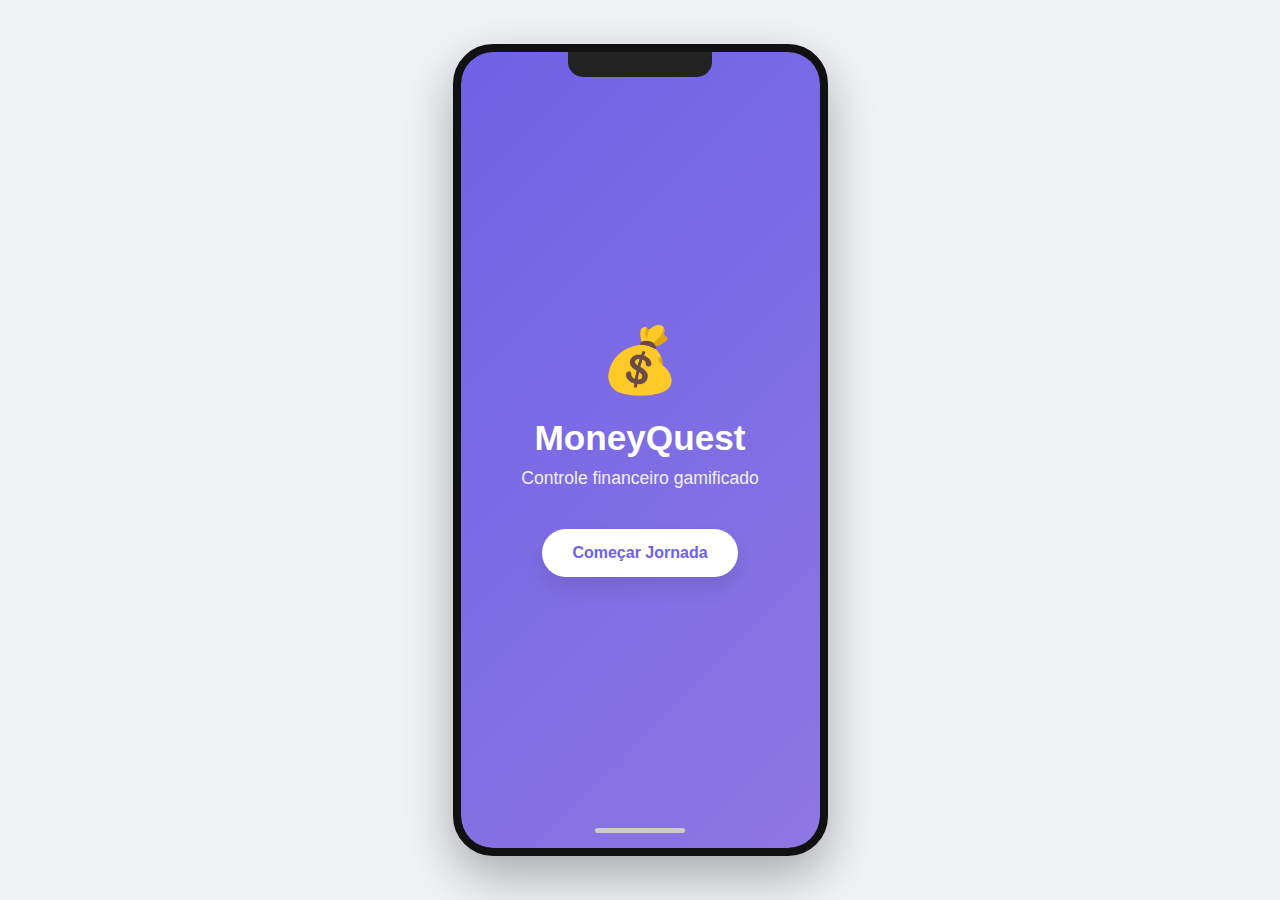
<file: index.html>
<!DOCTYPE html>
<html lang="pt-br">
<head>
    <meta charset="UTF-8">
    <meta name="viewport" content="width=device-width, initial-scale=1.0">
    <title>MoneyQuest</title>
    <link rel="stylesheet" href="style.css">
    <link rel="stylesheet" href="https://cdnjs.cloudflare.com/ajax/libs/animate.css/4.1.1/animate.min.css">
</head>
<body>
    <div class="phone">
        <div class="phone-notch"></div>
        <div class="phone-screen">
            <div class="splash-screen animate__animated animate__fadeIn">
                <div class="logo animate__animated animate__bounceIn">💰</div>
                <h1 class="app-name animate__animated animate__fadeInUp">MoneyQuest</h1>
                <p class="slogan animate__animated animate__fadeInUp animate__delay-1s">Controle financeiro gamificado</p>
                <button class="btn animate__animated animate__fadeInUp animate__delay-2s" id="start-btn">Começar Jornada</button>
            </div>
        </div>
        <div class="phone-bottom-bar"></div>
    </div>

    <script src="script.js"></script>
    <script>
        document.getElementById('start-btn').addEventListener('click', function() {
            this.classList.add('animate__pulse');
            setTimeout(() => {
                window.location.href = 'dashboard.html';
            }, 500);
        });
    </script>
</body>
</html>
</file>
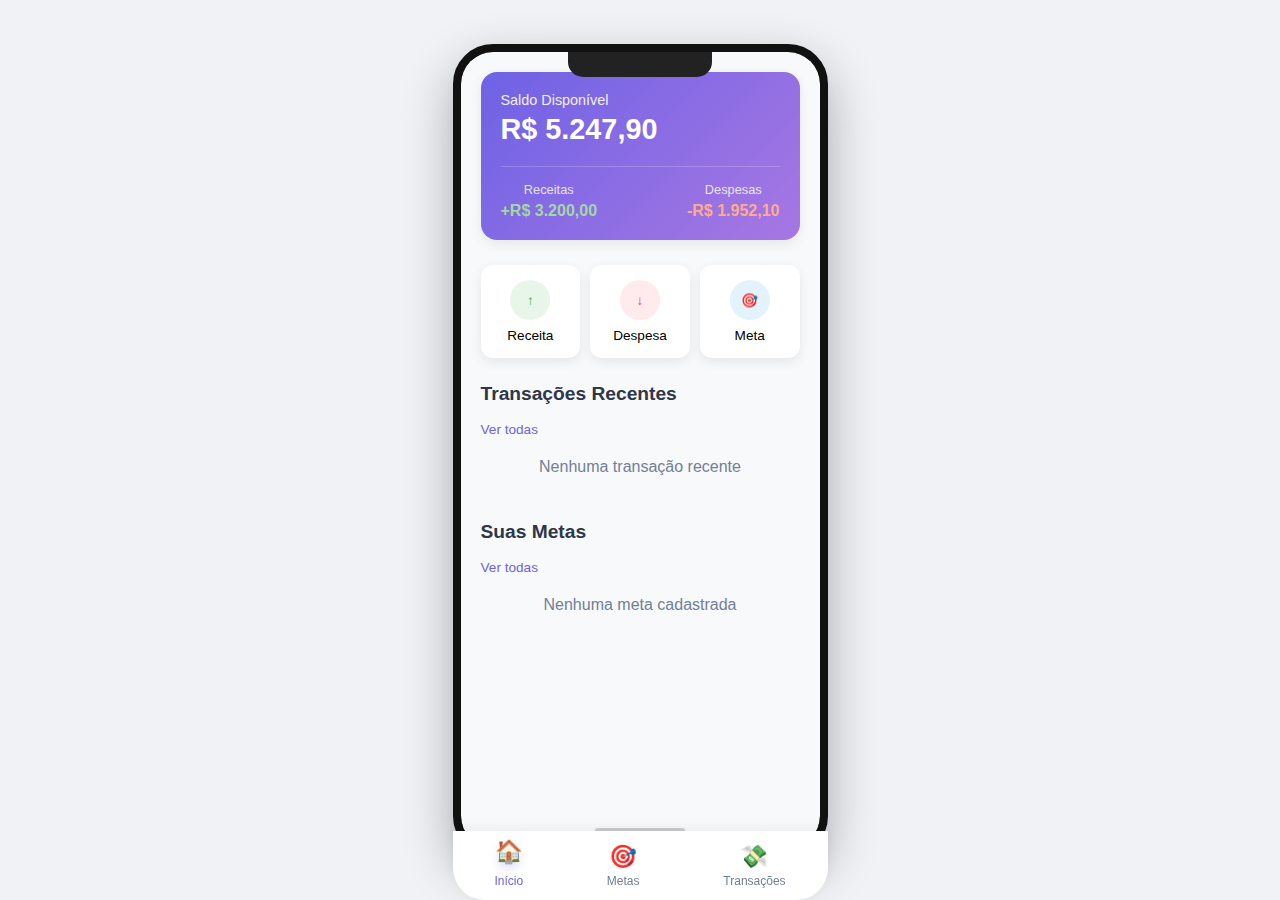
<file: dashboard.html>
<!DOCTYPE html>
<html lang="pt-br">
<head>
    <meta charset="UTF-8">
    <meta name="viewport" content="width=device-width, initial-scale=1.0">
    <title>Dashboard - MoneyQuest</title>
    <link rel="stylesheet" href="style.css">
    <link rel="stylesheet" href="https://cdnjs.cloudflare.com/ajax/libs/animate.css/4.1.1/animate.min.css">
</head>
<body>
    <div class="phone">
        <div class="phone-notch"></div>
        <div class="phone-screen">
            <div class="app-container">
                
                
                <!-- Balance Card -->
                <div class="balance-card animate__animated animate__fadeIn">
                    <div class="balance-info">
                        <p>Saldo Disponível</p>
                        <h3>R$ <span id="current-balance">5.247,90</span></h3>
                    </div>
                    <div class="balance-stats">
                        <div class="stat">
                            <p>Receitas</p>
                            <span class="positive" id="total-income">+R$ 3.200,00</span>
                        </div>
                        <div class="stat">
                            <p>Despesas</p>
                            <span class="negative" id="total-expense">-R$ 1.952,10</span>
                        </div>
                    </div>
                </div>
                
                <!-- Quick Actions -->
                <div class="quick-actions animate__animated animate__fadeIn animate__delay-1s">
                    <button class="action-btn" id="add-income">
                        <span class="action-icon">↑</span>
                        <span>Receita</span>
                    </button>
                    <button class="action-btn" id="add-expense">
                        <span class="action-icon">↓</span>
                        <span>Despesa</span>
                    </button>
                    <button class="action-btn" id="add-goal">
                        <span class="action-icon">🎯</span>
                        <span>Meta</span>
                    </button>
                </div>
                
                <!-- Recent Transactions -->
                <section class="section animate__animated animate__fadeIn animate__delay-2s">
                    <div class="section-header">
                        <h3>Transações Recentes</h3>
                        <a href="transactions.html" class="see-all">Ver todas</a>
                    </div>
                    
                    <div class="transactions-list" id="recent-transactions">
                        <!-- Preenchido via JavaScript -->
                    </div>
                </section>
                
                <!-- Goals Progress -->
                <section class="section animate__animated animate__fadeIn animate__delay-3s">
                    <div class="section-header">
                        <h3>Suas Metas</h3>
                        <a href="goals.html" class="see-all">Ver todas</a>
                    </div>
                    
                    <div class="goals-carousel" id="goals-carousel">
                        <!-- Preenchido via JavaScript -->
                    </div>
                </section>
            </div>
            
            <!-- Bottom Navigation -->
            <nav class="bottom-nav">
                <a href="dashboard.html" class="nav-item active">
                    <span class="nav-icon">🏠</span>
                    <span class="nav-label">Início</span>
                </a>
                <a href="goals.html" class="nav-item">
                    <span class="nav-icon">🎯</span>
                    <span class="nav-label">Metas</span>
                </a>
                <a href="transactions.html" class="nav-item">
                    <span class="nav-icon">💸</span>
                    <span class="nav-label">Transações</span>
                </a>
              
            </nav>
        </div>
        <div class="phone-bottom-bar"></div>
    </div>

    <script src="script.js"></script>
    <script>
        // Inicializa os dados do dashboard
        document.addEventListener('DOMContentLoaded', function() {
            // Carrega transações recentes
            loadRecentTransactions();
            
            // Carrega metas
            loadGoals();
            
            // Configura botões de ação
            document.getElementById('add-income').addEventListener('click', function() {
                window.location.href = 'transactions.html?type=income';
            });
            
            document.getElementById('add-expense').addEventListener('click', function() {
                window.location.href = 'transactions.html?type=expense';
            });
            
            document.getElementById('add-goal').addEventListener('click', function() {
                window.location.href = 'goals.html?new=true';
            });
        });
        
        function loadRecentTransactions() {
            const transactions = JSON.parse(localStorage.getItem('transactions')) || [];
            const recentTransactions = transactions.slice(0, 3).reverse();
            const container = document.getElementById('recent-transactions');
            
            container.innerHTML = '';
            
            if (recentTransactions.length === 0) {
                container.innerHTML = '<p class="no-data">Nenhuma transação recente</p>';
                return;
            }
            
            recentTransactions.forEach(trans => {
                const item = document.createElement('div');
                item.className = `transaction-item ${trans.type}`;
                item.innerHTML = `
                    <div class="transaction-icon">${trans.type === 'income' ? '↑' : '↓'}</div>
                    <div class="transaction-details">
                        <h4>${trans.category}</h4>
                        <p>${formatDate(trans.date)}</p>
                    </div>
                    <div class="transaction-amount ${trans.type}">
                        ${trans.type === 'income' ? '+' : '-'} R$ ${trans.amount.toFixed(2)}
                    </div>
                `;
                container.appendChild(item);
            });
        }
        
        function loadGoals() {
            const goals = JSON.parse(localStorage.getItem('goals')) || [];
            const container = document.getElementById('goals-carousel');
            
            container.innerHTML = '';
            
            if (goals.length === 0) {
                container.innerHTML = '<p class="no-data">Nenhuma meta cadastrada</p>';
                return;
            }
            
            goals.slice(0, 2).forEach(goal => {
                const progress = (goal.current / goal.target) * 100;
                const card = document.createElement('div');
                card.className = 'goal-card';
                card.innerHTML = `
                    <div class="goal-icon">${goal.icon || '🎯'}</div>
                    <div class="goal-info">
                        <h4>${goal.name}</h4>
                        <div class="progress-container">
                            <div class="progress-bar">
                                <div class="progress" style="width: ${progress}%;"></div>
                            </div>
                            <span>${Math.round(progress)}%</span>
                        </div>
                        <p class="goal-amount">R$ ${goal.current.toFixed(2)}/R$ ${goal.target.toFixed(2)}</p>
                    </div>
                `;
                container.appendChild(card);
            });
        }
        
        function formatDate(dateString) {
            const date = new Date(dateString);
            return date.toLocaleDateString('pt-BR');
        }
    </script>
</body>
</html>
</file>
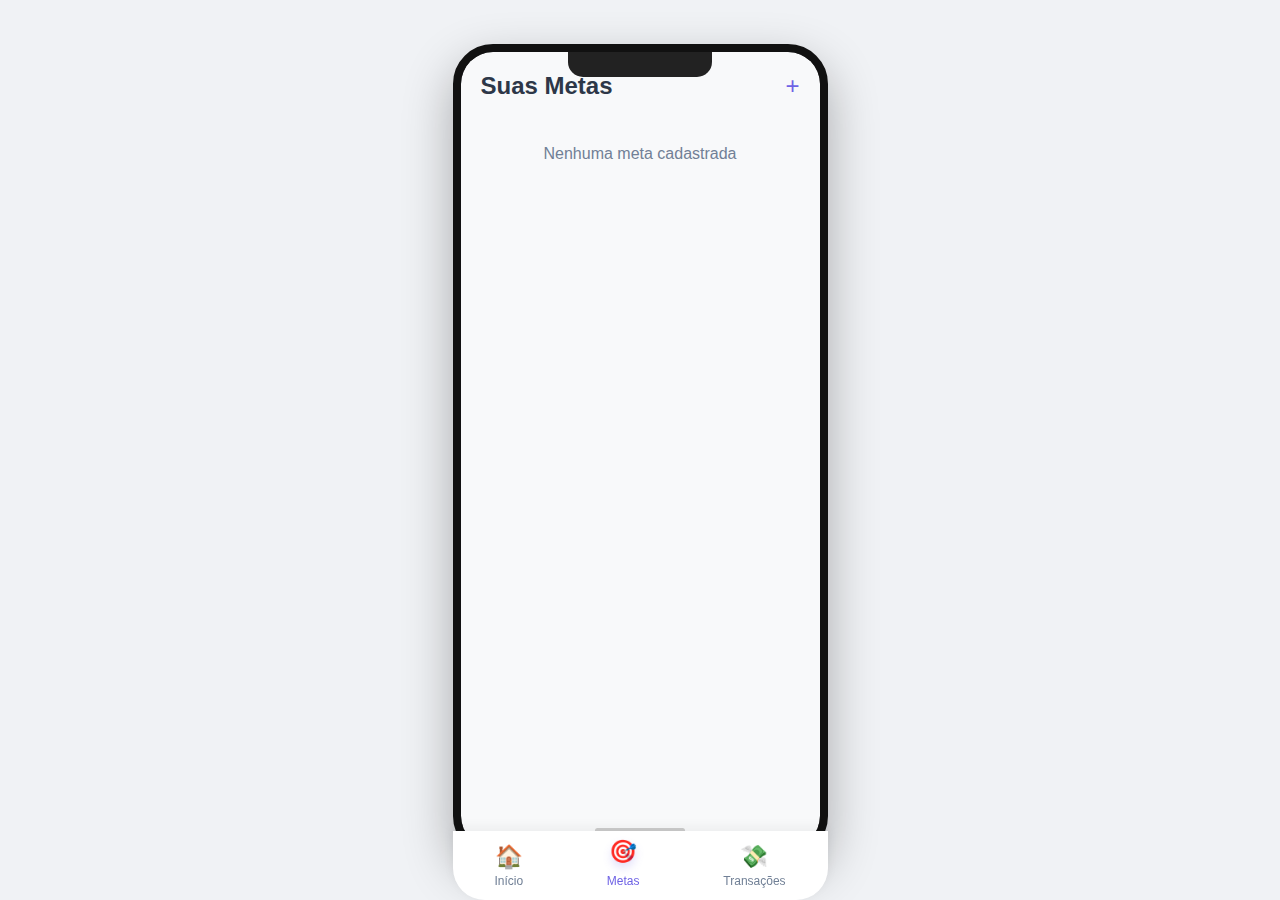
<file: goals.html>
<!DOCTYPE html>
<html lang="pt-br">
<head>
    <meta charset="UTF-8">
    <meta name="viewport" content="width=device-width, initial-scale=1.0">
    <title>Metas - MoneyQuest</title>
    <link rel="stylesheet" href="style.css">
    <link rel="stylesheet" href="https://cdnjs.cloudflare.com/ajax/libs/animate.css/4.1.1/animate.min.css">
</head>
<body>
    <div class="phone">
        <div class="phone-notch"></div>
        <div class="phone-screen">
            <div class="app-container">
                <!-- App Header -->
                <header class="app-header">
                    <h2>Suas Metas</h2>
                    <button class="add-btn" id="add-goal-btn">+</button>
                </header>
                
                <!-- Goals List -->
                <div class="goals-list" id="goals-list">
                    <!-- Preenchido via JavaScript -->
                </div>
            </div>
            
            <!-- Bottom Navigation -->
            <nav class="bottom-nav">
                <a href="dashboard.html" class="nav-item">
                    <span class="nav-icon">🏠</span>
                    <span class="nav-label">Início</span>
                </a>
                <a href="goals.html" class="nav-item active">
                    <span class="nav-icon">🎯</span>
                    <span class="nav-label">Metas</span>
                </a>
                <a href="transactions.html" class="nav-item">
                    <span class="nav-icon">💸</span>
                    <span class="nav-label">Transações</span>
                </a>
                
            </nav>
        </div>
        <div class="phone-bottom-bar"></div>
    </div>
    
    <!-- Goal Panel -->
    <div class="panel" id="goal-panel">
        <div class="panel-header">
            <button class="panel-close" id="close-goal-panel">×</button>
            <h3 id="goal-panel-title">Nova Meta</h3>
        </div>
        
        <form id="goal-form">
            <div class="form-group">
                <label for="goal-name">Nome da Meta</label>
                <input type="text" id="goal-name" required>
            </div>
            
            <div class="form-group">
                <label for="goal-icon">Ícone</label>
                <select id="goal-icon">
                    <option value="🏖️">🏖️ Viagem</option>
                    <option value="💻">💻 Eletrônico</option>
                    <option value="🚗">🚗 Carro</option>
                    <option value="🏠">🏠 Casa</option>
                    <option value="🎓">🎓 Educação</option>
                    <option value="💰">💰 Reserva</option>
                </select>
            </div>
            
            <div class="form-group">
                <label for="goal-target">Valor Alvo (R$)</label>
                <input type="number" id="goal-target" step="0.01" min="0.01" required>
            </div>
            
            <div class="form-group">
                <label for="goal-deadline">Data Limite</label>
                <input type="date" id="goal-deadline">
            </div>
            
            <button type="submit" class="btn-submit">Salvar Meta</button>
        </form>
    </div>

    <script src="script.js"></script>
    <script>
        // Inicializa a página de metas
        document.addEventListener('DOMContentLoaded', function() {
            // Carrega metas
            loadGoals();
            
            // Configura painel de nova meta
            setupGoalPanel();
            
            // Verifica se veio do botão de nova meta
            const urlParams = new URLSearchParams(window.location.search);
            if (urlParams.get('new') === 'true') {
                document.getElementById('goal-panel').classList.add('active');
            }
        });
        
        function loadGoals() {
            const goals = JSON.parse(localStorage.getItem('goals')) || [];
            const container = document.getElementById('goals-list');
            container.innerHTML = '';
            
            if (goals.length === 0) {
                container.innerHTML = '<p class="no-data">Nenhuma meta cadastrada</p>';
                return;
            }
            
            goals.forEach(goal => {
                const progress = (goal.current / goal.target) * 100;
                const daysLeft = goal.deadline ? 
                    Math.ceil((new Date(goal.deadline) - new Date()) / (1000 * 60 * 60 * 24)) : 
                    null;
                
                const goalItem = document.createElement('div');
                goalItem.className = 'goal-item';
                goalItem.innerHTML = `
                    <div class="goal-icon">${goal.icon}</div>
                    <div class="goal-info">
                        <h3>${goal.name}</h3>
                        <div class="progress-container">
                            <div class="progress-bar">
                                <div class="progress" style="width: ${progress}%;"></div>
                            </div>
                            <span>${Math.round(progress)}%</span>
                        </div>
                        <div class="goal-details">
                            <span>R$ ${goal.current.toFixed(2)} / R$ ${goal.target.toFixed(2)}</span>
                            ${daysLeft ? `<span>${daysLeft} dias restantes</span>` : ''}
                        </div>
                    </div>
                    <button class="goal-action" data-id="${goal.id}">+</button>
                `;
                container.appendChild(goalItem);
            });
        }
        
        function setupGoalPanel() {
            const form = document.getElementById('goal-form');
            const panel = document.getElementById('goal-panel');
            const closeBtn = document.getElementById('close-goal-panel');
            const addBtn = document.getElementById('add-goal-btn');
            
            // Preenche a data mínima (amanhã)
            const tomorrow = new Date();
            tomorrow.setDate(tomorrow.getDate() + 1);
            document.getElementById('goal-deadline').min = tomorrow.toISOString().split('T')[0];
            
            // Abre o painel
            addBtn.addEventListener('click', function() {
                panel.classList.add('active');
                form.reset();
                document.getElementById('goal-panel-title').textContent = 'Nova Meta';
            });
            
            // Fecha o painel
            closeBtn.addEventListener('click', function() {
                panel.classList.remove('active');
            });
            
            // Submissão do formulário
            form.addEventListener('submit', function(e) {
                e.preventDefault();
                
                const goal = {
                    id: Date.now(),
                    name: document.getElementById('goal-name').value,
                    icon: document.getElementById('goal-icon').value,
                    target: parseFloat(document.getElementById('goal-target').value),
                    current: 0,
                    deadline: document.getElementById('goal-deadline').value || null,
                    createdAt: new Date().toISOString()
                };
                
                // Salva a meta
                let goals = JSON.parse(localStorage.getItem('goals')) || [];
                goals.push(goal);
                localStorage.setItem('goals', JSON.stringify(goals));
                
                // Feedback e reset
                alert('Meta criada com sucesso!');
                form.reset();
                panel.classList.remove('active');
                
                // Recarrega a lista
                loadGoals();
            });
        }
    </script>
</body>
</html>
</file>
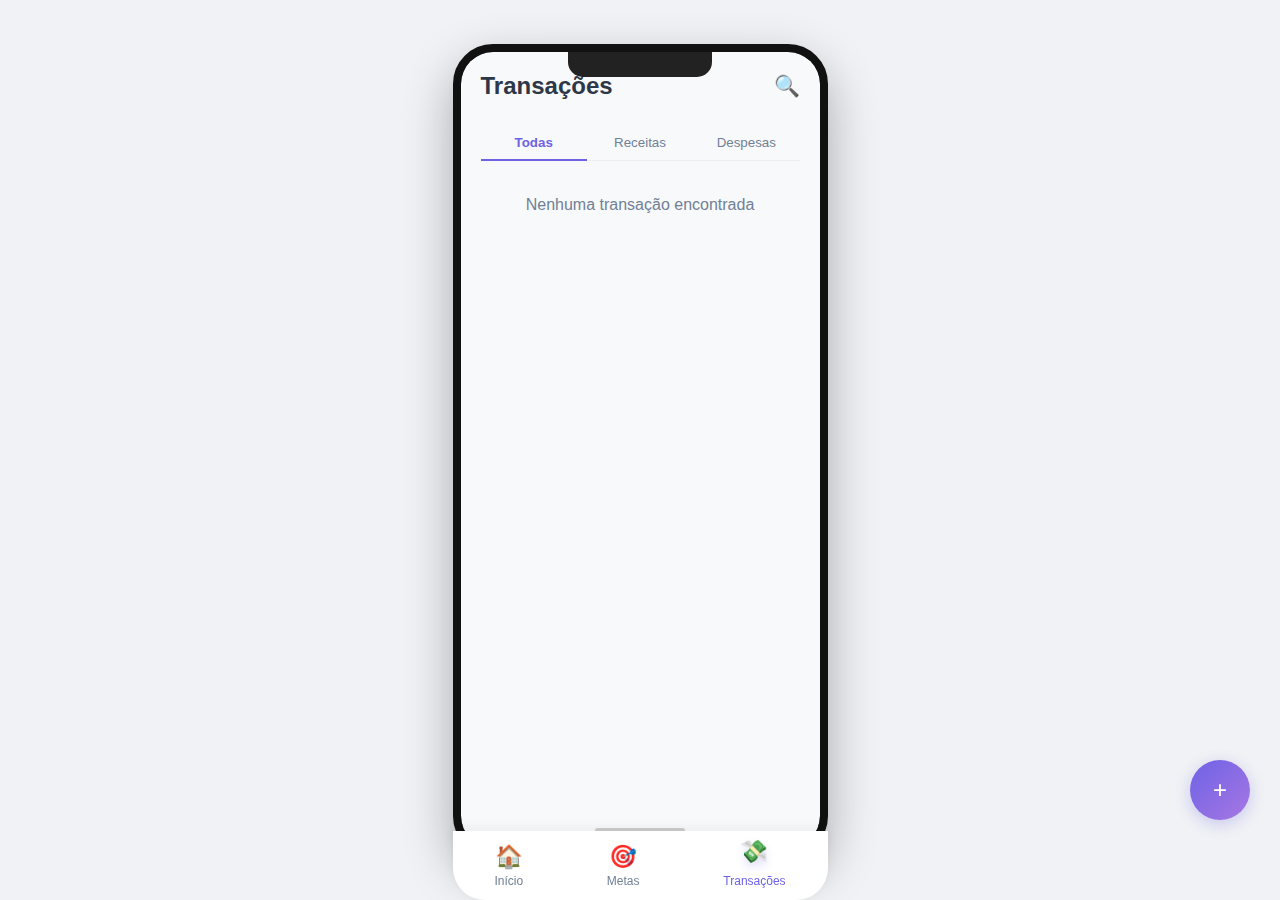
<file: transactions.html>
<!DOCTYPE html>
<html lang="pt-br">
<head>
    <meta charset="UTF-8">
    <meta name="viewport" content="width=device-width, initial-scale=1.0">
    <title>Transações - MoneyQuest</title>
    <link rel="stylesheet" href="style.css">
    <link rel="stylesheet" href="https://cdnjs.cloudflare.com/ajax/libs/animate.css/4.1.1/animate.min.css">
</head>
<body>
    <div class="phone">
        <div class="phone-notch"></div>
        <div class="phone-screen">
            <div class="app-container">
                <!-- App Header -->
                <header class="app-header">
                    <h2>Transações</h2>
                    <button class="filter-btn" id="filter-btn">🔍</button>
                </header>
                
                <!-- Tabs -->
                <div class="tabs">
                    <button class="tab-btn active" data-tab="all">Todas</button>
                    <button class="tab-btn" data-tab="income">Receitas</button>
                    <button class="tab-btn" data-tab="expense">Despesas</button>
                </div>
                
                <!-- Transactions List -->
                <div class="transactions-list" id="transactions-list">
                    <!-- Preenchido via JavaScript -->
                </div>
                
                <!-- Floating Action Button -->
                <button class="fab-button" id="add-transaction-btn">+</button>
            </div>
            
            <!-- Bottom Navigation -->
            <nav class="bottom-nav">
                <a href="dashboard.html" class="nav-item">
                    <span class="nav-icon">🏠</span>
                    <span class="nav-label">Início</span>
                </a>
                <a href="goals.html" class="nav-item">
                    <span class="nav-icon">🎯</span>
                    <span class="nav-label">Metas</span>
                </a>
                <a href="transactions.html" class="nav-item active">
                    <span class="nav-icon">💸</span>
                    <span class="nav-label">Transações</span>
                </a>
             
            </nav>
        </div>
        <div class="phone-bottom-bar"></div>
    </div>
    
    <!-- Transaction Panel -->
    <div class="panel" id="transaction-panel">
        <div class="panel-header">
            <button class="panel-close" id="close-panel">×</button>
            <h3 id="panel-title">Nova Transação</h3>
        </div>
        
        <form id="transaction-form">
            <div class="form-group">
                <label for="transaction-type">Tipo</label>
                <select id="transaction-type" required>
                    <option value="">Selecione...</option>
                    <option value="income">Receita</option>
                    <option value="expense">Despesa</option>
                </select>
            </div>
            
            <div class="form-group">
                <label for="transaction-amount">Valor (R$)</label>
                <input type="number" id="transaction-amount" step="0.01" min="0.01" required>
            </div>
            
            <div class="form-group">
                <label for="transaction-category">Categoria</label>
                <select id="transaction-category" required>
                    <option value="">Selecione...</option>
                    <!-- Preenchido via JavaScript -->
                </select>
            </div>
            
            <div class="form-group">
                <label for="transaction-date">Data</label>
                <input type="date" id="transaction-date" required>
            </div>
            
            <div class="form-group">
                <label for="transaction-description">Descrição (Opcional)</label>
                <input type="text" id="transaction-description">
            </div>
            
            <button type="submit" class="btn-submit">Salvar Transação</button>
        </form>
    </div>

    <script src="script.js"></script>
    <script>
        // Inicializa a página de transações
        document.addEventListener('DOMContentLoaded', function() {
            // Carrega transações
            loadTransactions('all');
            
            // Configura tabs
            setupTabs();
            
            // Configura painel de nova transação
            setupTransactionPanel();
            
            // Configura botão flutuante
            document.getElementById('add-transaction-btn').addEventListener('click', function() {
                document.getElementById('transaction-panel').classList.add('active');
                document.getElementById('transaction-type').value = '';
                document.getElementById('transaction-category').innerHTML = '<option value="">Selecione...</option>';
            });
            
            // Verifica se veio de um link específico (receita/despesa)
            const urlParams = new URLSearchParams(window.location.search);
            const type = urlParams.get('type');
            
            if (type && ['income', 'expense'].includes(type)) {
                document.getElementById('transaction-panel').classList.add('active');
                document.getElementById('transaction-type').value = type;
                document.getElementById('transaction-type').dispatchEvent(new Event('change'));
            }
        });
        
        function setupTabs() {
            document.querySelectorAll('.tab-btn').forEach(btn => {
                btn.addEventListener('click', function() {
                    // Ativa tab clicada
                    document.querySelectorAll('.tab-btn').forEach(b => b.classList.remove('active'));
                    this.classList.add('active');
                    
                    // Carrega transações do tipo selecionado
                    const tab = this.getAttribute('data-tab');
                    loadTransactions(tab);
                });
            });
        }
        
        function loadTransactions(type = 'all') {
            let transactions = JSON.parse(localStorage.getItem('transactions')) || [];
            
            // Filtra por tipo se necessário
            if (type !== 'all') {
                transactions = transactions.filter(t => t.type === type);
            }
            
            // Ordena por data (mais recente primeiro)
            transactions.sort((a, b) => new Date(b.date) - new Date(a.date));
            
            const container = document.getElementById('transactions-list');
            container.innerHTML = '';
            
            if (transactions.length === 0) {
                container.innerHTML = '<p class="no-data">Nenhuma transação encontrada</p>';
                return;
            }
            
            transactions.forEach(trans => {
                const item = document.createElement('div');
                item.className = `transaction-item ${trans.type}`;
                item.innerHTML = `
                    <div class="transaction-icon">${trans.type === 'income' ? '↑' : '↓'}</div>
                    <div class="transaction-details">
                        <h4>${trans.category}</h4>
                        <p>${formatDate(trans.date)} • ${trans.description || ''}</p>
                    </div>
                    <div class="transaction-amount ${trans.type}">
                        ${trans.type === 'income' ? '+' : '-'} R$ ${trans.amount.toFixed(2)}
                    </div>
                `;
                container.appendChild(item);
            });
        }
        
        function setupTransactionPanel() {
            const typeSelect = document.getElementById('transaction-type');
            const categorySelect = document.getElementById('transaction-category');
            const form = document.getElementById('transaction-form');
            const panel = document.getElementById('transaction-panel');
            const closeBtn = document.getElementById('close-panel');
            
            // Categorias disponíveis
            const categories = {
                income: ['Salário', 'Freelance', 'Investimentos', 'Presente', 'Outros'],
                expense: ['Alimentação', 'Transporte', 'Moradia', 'Lazer', 'Saúde', 'Educação', 'Outros']
            };
            
            // Preenche a data atual
            document.getElementById('transaction-date').valueAsDate = new Date();
            
            // Atualiza categorias quando o tipo muda
            typeSelect.addEventListener('change', function() {
                const type = this.value;
                categorySelect.innerHTML = '<option value="">Selecione...</option>';
                
                if (type) {
                    categories[type].forEach(cat => {
                        categorySelect.innerHTML += `<option value="${cat}">${cat}</option>`;
                    });
                }
            });
            
            // Fecha o painel
            closeBtn.addEventListener('click', function() {
                panel.classList.remove('active');
            });
            
            // Submissão do formulário
            form.addEventListener('submit', function(e) {
                e.preventDefault();
                
                const transaction = {
                    id: Date.now(),
                    type: typeSelect.value,
                    amount: parseFloat(document.getElementById('transaction-amount').value),
                    category: categorySelect.value,
                    date: document.getElementById('transaction-date').value,
                    description: document.getElementById('transaction-description').value || ''
                };
                
                // Salva a transação
                let transactions = JSON.parse(localStorage.getItem('transactions')) || [];
                transactions.push(transaction);
                localStorage.setItem('transactions', JSON.stringify(transactions));
                
                // Feedback e reset
                alert('Transação salva com sucesso!');
                form.reset();
                panel.classList.remove('active');
                
                // Recarrega a lista
                const activeTab = document.querySelector('.tab-btn.active').getAttribute('data-tab');
                loadTransactions(activeTab);
                
                // Atualiza o dashboard
                if (window.location.pathname.includes('dashboard.html')) {
                    loadRecentTransactions();
                }
            });
        }
        
        function formatDate(dateString) {
            const date = new Date(dateString);
            return date.toLocaleDateString('pt-BR');
        }
    </script>
</body>
</html>
</file>
<file: style.css>
:root {
    --primary-color: #6e62e5;
    --secondary-color: #a777e3;
    --positive-color: #4caf50;
    --negative-color: #f44336;
    --text-color: #2d3748;
    --text-light: #718096;
    --bg-color: #f8f9fa;
    --card-color: #ffffff;
    --shadow: 0 4px 12px rgba(0, 0, 0, 0.08);
}

* {
    margin: 0;
    padding: 0;
    box-sizing: border-box;
    font-family: 'Segoe UI', 'Roboto', sans-serif;
}

body {
    background-color: #f0f2f5;
    display: flex;
    justify-content: center;
    align-items: center;
    min-height: 100vh;
    color: var(--text-color);
}

/* Phone Frame */
.phone {
    width: 375px;
    height: 812px;
    background-color: #222;
    border-radius: 40px;
    position: relative;
    box-shadow: 0 20px 50px rgba(0, 0, 0, 0.3);
    overflow: hidden;
    border: 8px solid #111;
}

.phone-notch {
    width: 40%;
    height: 25px;
    background-color: #222;
    position: absolute;
    top: 0;
    left: 30%;
    border-bottom-left-radius: 15px;
    border-bottom-right-radius: 15px;
    z-index: 10;
}

.phone-screen {
    width: 100%;
    height: 100%;
    background-color: var(--bg-color);
    border-radius: 32px;
    overflow: hidden;
    display: flex;
    flex-direction: column;
    position: relative;
}

.phone-bottom-bar {
    width: 25%;
    height: 5px;
    background-color: #ccc;
    position: absolute;
    bottom: 15px;
    left: 37.5%;
    border-radius: 3px;
}

/* App Container */
.app-container {
    flex: 1;
    overflow-y: auto;
    padding: 20px;
    padding-bottom: 80px;
    scrollbar-width: none;
}

.app-container::-webkit-scrollbar {
    display: none;
}

/* App Header */
.app-header {
    display: flex;
    justify-content: space-between;
    align-items: center;
    margin-bottom: 25px;
}

.user-greeting {
    display: flex;
    align-items: center;
    gap: 12px;
}

.user-avatar {
    width: 50px;
    height: 50px;
    border-radius: 50%;
    background: linear-gradient(135deg, var(--primary-color), var(--secondary-color));
    color: white;
    display: flex;
    align-items: center;
    justify-content: center;
    font-size: 1.5rem;
}

.greeting {
    font-size: 0.9rem;
    color: var(--text-light);
}

.username {
    font-size: 1.3rem;
    font-weight: 600;
}

.notification-btn {
    background: none;
    border: none;
    font-size: 1.3rem;
    position: relative;
    cursor: pointer;
    color: var(--text-color);
}

.notification-badge {
    position: absolute;
    top: -5px;
    right: -5px;
    background-color: var(--negative-color);
    color: white;
    width: 18px;
    height: 18px;
    border-radius: 50%;
    font-size: 0.7rem;
    display: flex;
    align-items: center;
    justify-content: center;
}

.xp-badge {
    background-color: var(--primary-color);
    color: white;
    padding: 5px 10px;
    border-radius: 20px;
    font-size: 0.8rem;
    font-weight: 600;
}

.add-btn {
    background: none;
    border: none;
    font-size: 1.5rem;
    color: var(--primary-color);
    cursor: pointer;
}

.filter-btn {
    background: none;
    border: none;
    font-size: 1.3rem;
    color: var(--text-color);
    cursor: pointer;
}

/* Cards */
.balance-card {
    background: linear-gradient(135deg, var(--primary-color), var(--secondary-color));
    color: white;
    border-radius: 16px;
    padding: 20px;
    margin-bottom: 25px;
    box-shadow: var(--shadow);
}

.balance-info p {
    font-size: 0.9rem;
    opacity: 0.9;
    margin-bottom: 5px;
}

.balance-info h3 {
    font-size: 1.8rem;
    font-weight: 700;
}

.balance-stats {
    display: flex;
    justify-content: space-between;
    margin-top: 20px;
    padding-top: 15px;
    border-top: 1px solid rgba(255, 255, 255, 0.2);
}

.stat {
    text-align: center;
}

.stat p {
    font-size: 0.8rem;
    opacity: 0.8;
    margin-bottom: 5px;
}

.stat .positive {
    color: #a5d6a7;
    font-weight: 600;
}

.stat .negative {
    color: #ffab91;
    font-weight: 600;
}

.level-card {
    background-color: var(--card-color);
    border-radius: 16px;
    padding: 20px;
    margin-bottom: 25px;
    box-shadow: var(--shadow);
    display: flex;
    justify-content: space-between;
    align-items: center;
}

.level-info {
    flex: 1;
}

.level-info p:first-child {
    font-size: 0.9rem;
    color: var(--text-light);
    margin-bottom: 5px;
}

.level-info h3 {
    font-size: 1.8rem;
    margin-bottom: 10px;
}

.level-info p:last-child {
    font-size: 0.9rem;
    color: var(--text-light);
}

.level-icon {
    font-size: 3rem;
    margin-left: 20px;
}

/* Quick Actions */
.quick-actions {
    display: flex;
    justify-content: space-between;
    gap: 10px;
    margin-bottom: 25px;
}

.action-btn {
    flex: 1;
    background-color: var(--card-color);
    border: none;
    border-radius: 12px;
    padding: 15px 10px;
    display: flex;
    flex-direction: column;
    align-items: center;
    gap: 8px;
    cursor: pointer;
    box-shadow: var(--shadow);
    transition: all 0.3s;
}

.action-btn:hover {
    transform: translateY(-3px);
}

.action-icon {
    width: 40px;
    height: 40px;
    border-radius: 50%;
    display: flex;
    align-items: center;
    justify-content: center;
    font-size: 1.2rem;
}

.action-btn:nth-child(1) .action-icon {
    background-color: #e8f5e9;
    color: var(--positive-color);
}

.action-btn:nth-child(2) .action-icon {
    background-color: #ffebee;
    color: var(--negative-color);
}

.action-btn:nth-child(3) .action-icon {
    background-color: #e3f2fd;
    color: var(--primary-color);
}

.action-btn span {
    font-size: 0.85rem;
    font-weight: 500;
}

/* Sections */
.section {
    margin-bottom: 25px;
}

.section h3 {
    font-size: 1.2rem;
    font-weight: 600;
    margin-bottom: 15px;
}

.see-all {
    font-size: 0.85rem;
    color: var(--primary-color);
    text-decoration: none;
    font-weight: 500;
}

/* Transactions */
.tabs {
    display: flex;
    margin-bottom: 15px;
    border-bottom: 1px solid #eee;
}

.tab-btn {
    flex: 1;
    padding: 10px;
    border: none;
    background: none;
    font-weight: 500;
    color: var(--text-light);
    cursor: pointer;
    position: relative;
}

.tab-btn.active {
    color: var(--primary-color);
    font-weight: 600;
}

.tab-btn.active:after {
    content: '';
    position: absolute;
    bottom: -1px;
    left: 0;
    right: 0;
    height: 2px;
    background-color: var(--primary-color);
}

.transactions-list {
    display: flex;
    flex-direction: column;
    gap: 12px;
}

.transaction-item {
    background-color: var(--card-color);
    border-radius: 12px;
    padding: 12px 15px;
    display: flex;
    align-items: center;
    gap: 15px;
    box-shadow: var(--shadow);
    transition: transform 0.3s;
}

.transaction-item:hover {
    transform: translateX(5px);
}

.transaction-icon {
    width: 40px;
    height: 40px;
    border-radius: 50%;
    display: flex;
    align-items: center;
    justify-content: center;
    font-size: 1.2rem;
    flex-shrink: 0;
}

.transaction-icon.income {
    background-color: #e8f5e9;
    color: var(--positive-color);
}

.transaction-icon.expense {
    background-color: #ffebee;
    color: var(--negative-color);
}

.transaction-details {
    flex: 1;
}

.transaction-details h4 {
    font-size: 1rem;
    margin-bottom: 3px;
}

.transaction-details p {
    font-size: 0.8rem;
    color: var(--text-light);
}

.transaction-amount {
    font-weight: 600;
    font-size: 1rem;
    flex-shrink: 0;
}

.transaction-amount.positive {
    color: var(--positive-color);
}

.transaction-amount.negative {
    color: var(--negative-color);
}

.no-data {
    text-align: center;
    color: var(--text-light);
    padding: 20px;
}

/* Goals */
.goals-list {
    display: flex;
    flex-direction: column;
    gap: 15px;
}

.goal-item {
    background-color: var(--card-color);
    border-radius: 12px;
    padding: 15px;
    display: flex;
    align-items: center;
    gap: 15px;
    box-shadow: var(--shadow);
}

.goal-icon {
    font-size: 1.8rem;
    flex-shrink: 0;
}

.goal-info {
    flex: 1;
}

.goal-info h3 {
    font-size: 1.1rem;
    margin-bottom: 10px;
}

.progress-container {
    display: flex;
    align-items: center;
    gap: 8px;
    margin-bottom: 10px;
}

.progress-bar {
    flex: 1;
    height: 6px;
    background-color: #e0e0e0;
    border-radius: 3px;
    overflow: hidden;
}

.progress {
    height: 100%;
    background: linear-gradient(90deg, var(--primary-color), var(--secondary-color));
    border-radius: 3px;
}

.goal-details {
    display: flex;
    justify-content: space-between;
    font-size: 0.9rem;
    color: var(--text-light);
}

.goal-action {
    background: none;
    border: none;
    font-size: 1.2rem;
    color: var(--primary-color);
    cursor: pointer;
}

/* Badges */
.badges-grid {
    display: grid;
    grid-template-columns: repeat(2, 1fr);
    gap: 15px;
    margin-top: 15px;
}

.badge {
    background-color: var(--card-color);
    border-radius: 12px;
    padding: 15px;
    text-align: center;
    box-shadow: var(--shadow);
}

.badge.earned {
    background-color: #fff8e1;
}

.badge-icon {
    font-size: 2rem;
    margin-bottom: 10px;
}

.badge h4 {
    font-size: 1rem;
    margin-bottom: 5px;
}

.badge p {
    font-size: 0.8rem;
    color: var(--text-light);
}

/* Rewards */
.rewards-list {
    display: flex;
    flex-direction: column;
    gap: 15px;
    margin-top: 15px;
}

.reward-item {
    background-color: var(--card-color);
    border-radius: 12px;
    padding: 15px;
    display: flex;
    align-items: center;
    gap: 15px;
    box-shadow: var(--shadow);
}

.reward-icon {
    font-size: 1.8rem;
    flex-shrink: 0;
}

.reward-info {
    flex: 1;
}

.reward-info h4 {
    font-size: 1rem;
    margin-bottom: 3px;
}

.reward-info p {
    font-size: 0.8rem;
    color: var(--text-light);
    margin-bottom: 5px;
}

.reward-progress {
    font-size: 0.8rem;
    color: var(--primary-color);
    font-weight: 500;
}

/* Bottom Navigation */
.bottom-nav {
    position: fixed;
    bottom: 0;
    left: 0;
    right: 0;
    background-color: var(--card-color);
    display: flex;
    justify-content: space-around;
    padding: 12px 0;
    box-shadow: 0 -4px 12px rgba(0, 0, 0, 0.05);
    z-index: 100;
    width: 100%;
    max-width: 375px;
    margin: 0 auto;
    border-bottom-left-radius: 32px;
    border-bottom-right-radius: 32px;
}

.nav-item {
    display: flex;
    flex-direction: column;
    align-items: center;
    color: var(--text-light);
    text-decoration: none;
    font-size: 0.75rem;
    transition: all 0.3s;
}

.nav-icon {
    font-size: 1.4rem;
    margin-bottom: 4px;
    transition: all 0.3s;
}

.nav-item.active {
    color: var(--primary-color);
}

.nav-item.active .nav-icon {
    transform: translateY(-5px);
    text-shadow: 0 5px 10px rgba(110, 98, 229, 0.2);
}

/* Floating Action Button */
.fab-button {
    position: fixed;
    bottom: 80px;
    right: 30px;
    width: 60px;
    height: 60px;
    border-radius: 50%;
    background: linear-gradient(135deg, var(--primary-color), var(--secondary-color));
    color: white;
    border: none;
    font-size: 1.5rem;
    cursor: pointer;
    box-shadow: 0 4px 15px rgba(110, 98, 229, 0.3);
    display: flex;
    align-items: center;
    justify-content: center;
    z-index: 99;
    transition: all 0.3s;
}

.fab-button:hover {
    transform: scale(1.1);
}

/* Panels */
.panel {
    position: fixed;
    top: 0;
    left: 0;
    right: 0;
    bottom: 0;
    background-color: var(--card-color);
    z-index: 1000;
    transform: translateY(100%);
    transition: transform 0.3s ease-out;
    padding: 20px;
    overflow-y: auto;
    display: none;
}

.panel.active {
    transform: translateY(0);
    display: block;
}

.panel-header {
    display: flex;
    justify-content: space-between;
    align-items: center;
    margin-bottom: 20px;
    padding-bottom: 15px;
    border-bottom: 1px solid #eee;
}

.panel-close {
    background: none;
    border: none;
    font-size: 1.5rem;
    cursor: pointer;
    color: var(--text-light);
}

/* Form Styles */
.form-group {
    margin-bottom: 20px;
}

.form-group label {
    display: block;
    margin-bottom: 8px;
    font-weight: 500;
    color: var(--text-color);
}

.form-group input,
.form-group select {
    width: 100%;
    padding: 12px 15px;
    border: 1px solid #ddd;
    border-radius: 8px;
    font-size: 1rem;
    background-color: #f8fafc;
}

.form-group input:focus,
.form-group select:focus {
    border-color: var(--primary-color);
    outline: none;
    box-shadow: 0 0 0 2px rgba(110, 98, 229, 0.2);
}

.btn-submit {
    width: 100%;
    padding: 15px;
    border: none;
    border-radius: 8px;
    background: linear-gradient(135deg, var(--primary-color), var(--secondary-color));
    color: white;
    font-size: 1rem;
    font-weight: 600;
    cursor: pointer;
    margin-top: 10px;
    transition: opacity 0.3s;
}

.btn-submit:hover {
    opacity: 0.9;
}

/* Splash Screen */
.splash-screen {
    display: flex;
    flex-direction: column;
    justify-content: center;
    align-items: center;
    height: 100%;
    text-align: center;
    padding: 30px;
    background: linear-gradient(135deg, #6e62e5, #8e77e3);
    color: white;
}

.logo {
    font-size: 4rem;
    margin-bottom: 20px;
}

.app-name {
    font-size: 2.2rem;
    font-weight: 700;
    margin-bottom: 10px;
}

.slogan {
    font-size: 1.1rem;
    opacity: 0.9;
    margin-bottom: 40px;
}

.btn {
    background-color: white;
    color: var(--primary-color);
    border: none;
    padding: 15px 30px;
    border-radius: 30px;
    font-size: 1rem;
    font-weight: 600;
    cursor: pointer;
    box-shadow: 0 10px 20px rgba(0, 0, 0, 0.1);
    transition: all 0.3s;
}

.btn:hover {
    transform: translateY(-3px);
    box-shadow: 0 15px 25px rgba(0, 0, 0, 0.15);
}

/* Login Screen */
.login-container {
    height: 100%;
    display: flex;
    flex-direction: column;
    padding: 30px 25px;
}

.login-header {
    text-align: center;
    margin-bottom: 40px;
}

.app-icon {
    font-size: 3rem;
    margin-bottom: 15px;
    color: var(--primary-color);
}

.login-header h1 {
    font-size: 1.8rem;
    color: var(--primary-color);
}

.login-form {
    flex: 1;
    display: flex;
    flex-direction: column;
}

.input-group {
    margin-bottom: 20px;
    position: relative;
}

.input-group input {
    width: 100%;
    padding: 16px 16px 16px 45px;
    border: 1px solid #e2e8f0;
    border-radius: 10px;
    font-size: 1rem;
    background-color: #f8fafc;
    transition: all 0.3s;
}

.input-group input:focus {
    border-color: var(--primary-color);
    box-shadow: 0 0 0 3px rgba(110, 98, 229, 0.1);
    outline: none;
}

.input-group label {
    position: absolute;
    left: 45px;
    top: 16px;
    color: var(--text-light);
    transition: all 0.3s;
    pointer-events: none;
}

.input-group input:focus + label,
.input-group input:not(:placeholder-shown) + label {
    transform: translateY(-25px) translateX(-25px) scale(0.9);
    color: var(--primary-color);
    background-color: white;
    padding: 0 5px;
}

.input-icon {
    position: absolute;
    left: 15px;
    top: 16px;
    font-size: 1.1rem;
}

.toggle-password {
    position: absolute;
    right: 15px;
    top: 16px;
    background: none;
    border: none;
    cursor: pointer;
    font-size: 1.1rem;
    color: var(--text-light);
}

.btn-login {
    background: linear-gradient(135deg, var(--primary-color), var(--secondary-color));
    color: white;
    border: none;
    padding: 16px;
    border-radius: 10px;
    font-size: 1rem;
    font-weight: 600;
    cursor: pointer;
    margin-top: auto;
    display: flex;
    justify-content: space-between;
    align-items: center;
    transition: all 0.3s;
}

.btn-login:hover {
    transform: translateY(-3px);
    box-shadow: 0 10px 20px rgba(110, 98, 229, 0.2);
}

.btn-text {
    transition: all 0.3s;
}

.btn-icon {
    transition: all 0.3s;
}

.login-footer {
    text-align: center;
    margin-top: 30px;
}

.login-footer p {
    color: var(--text-light);
    margin-bottom: 20px;
}

.login-footer a {
    color: var(--primary-color);
    text-decoration: none;
    font-weight: 500;
}

/* Animations */
@keyframes float {
    0%, 100% { transform: translateY(0); }
    50% { transform: translateY(-10px); }
}

/* Responsividade */
@media (max-width: 400px) {
    .phone {
        width: 100%;
        height: 100vh;
        border-radius: 0;
    }
    
    .phone-notch {
        display: none;
    }
}
</file>
